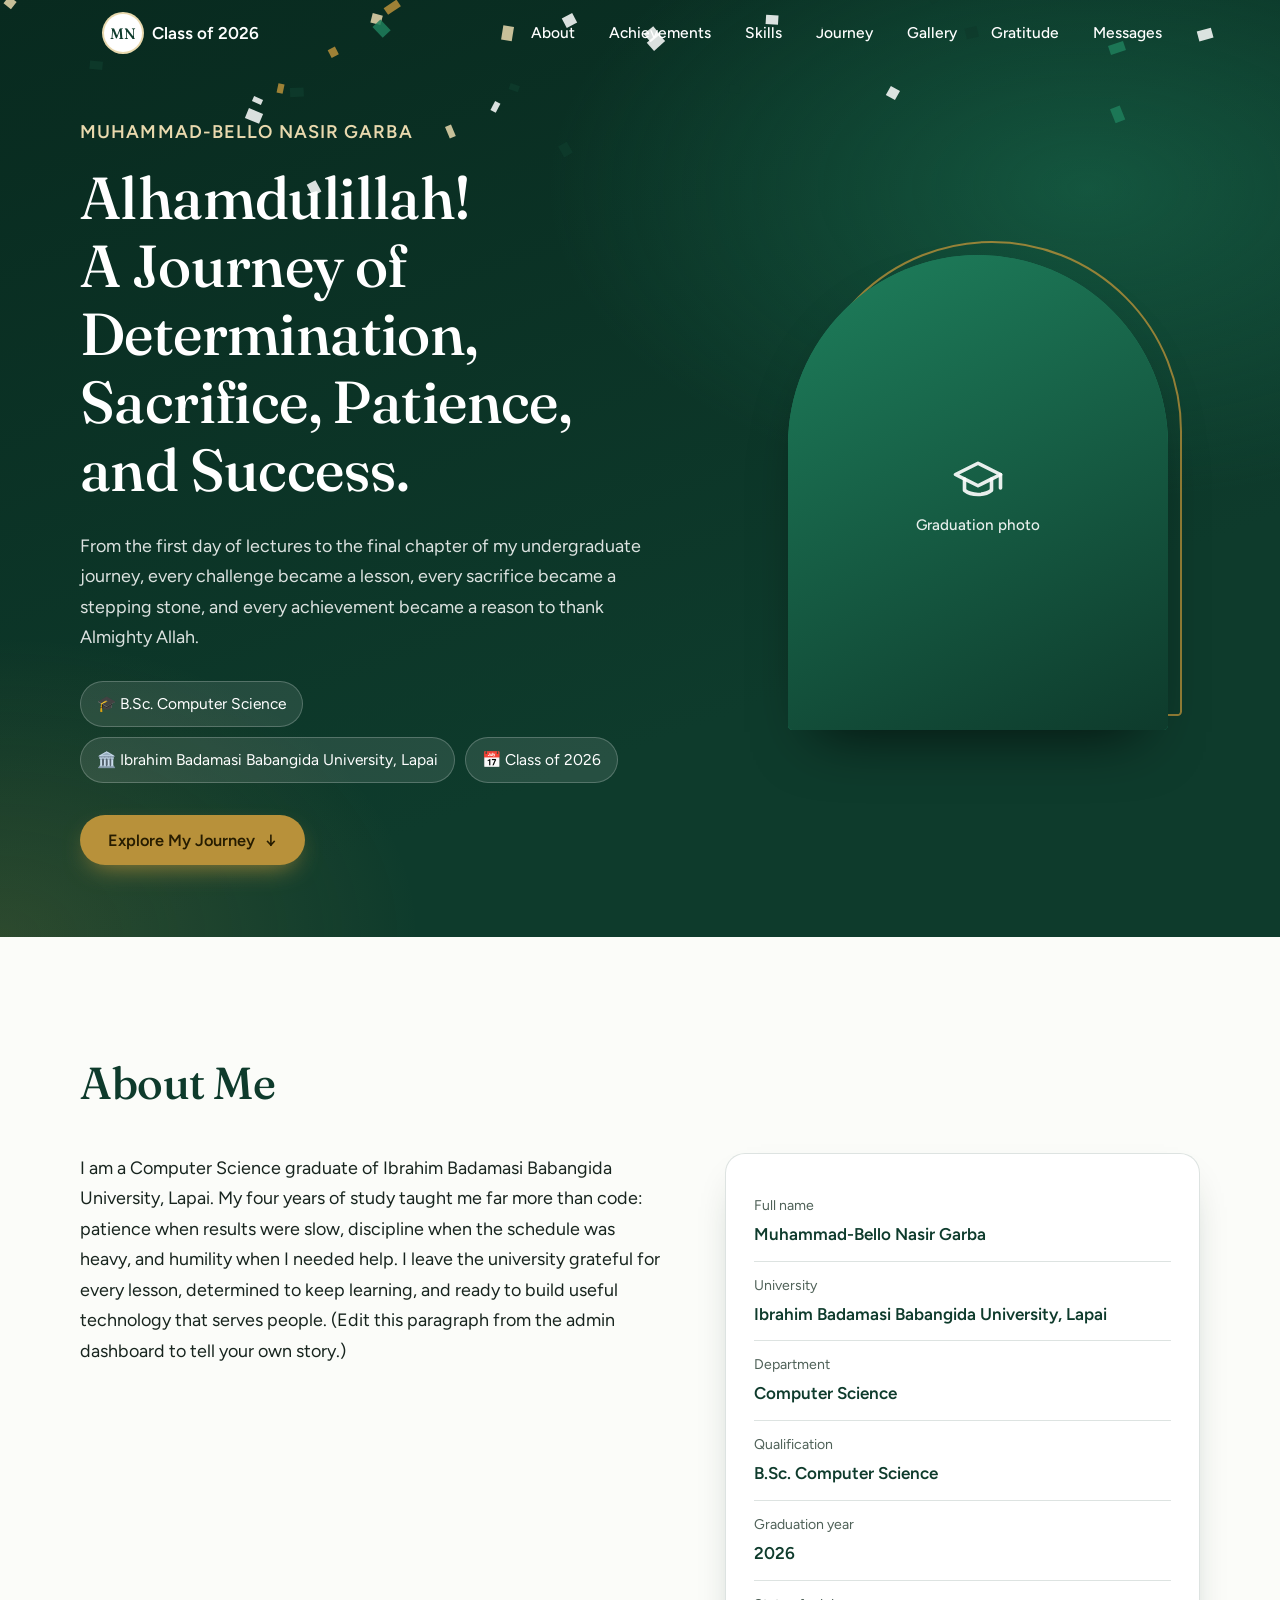
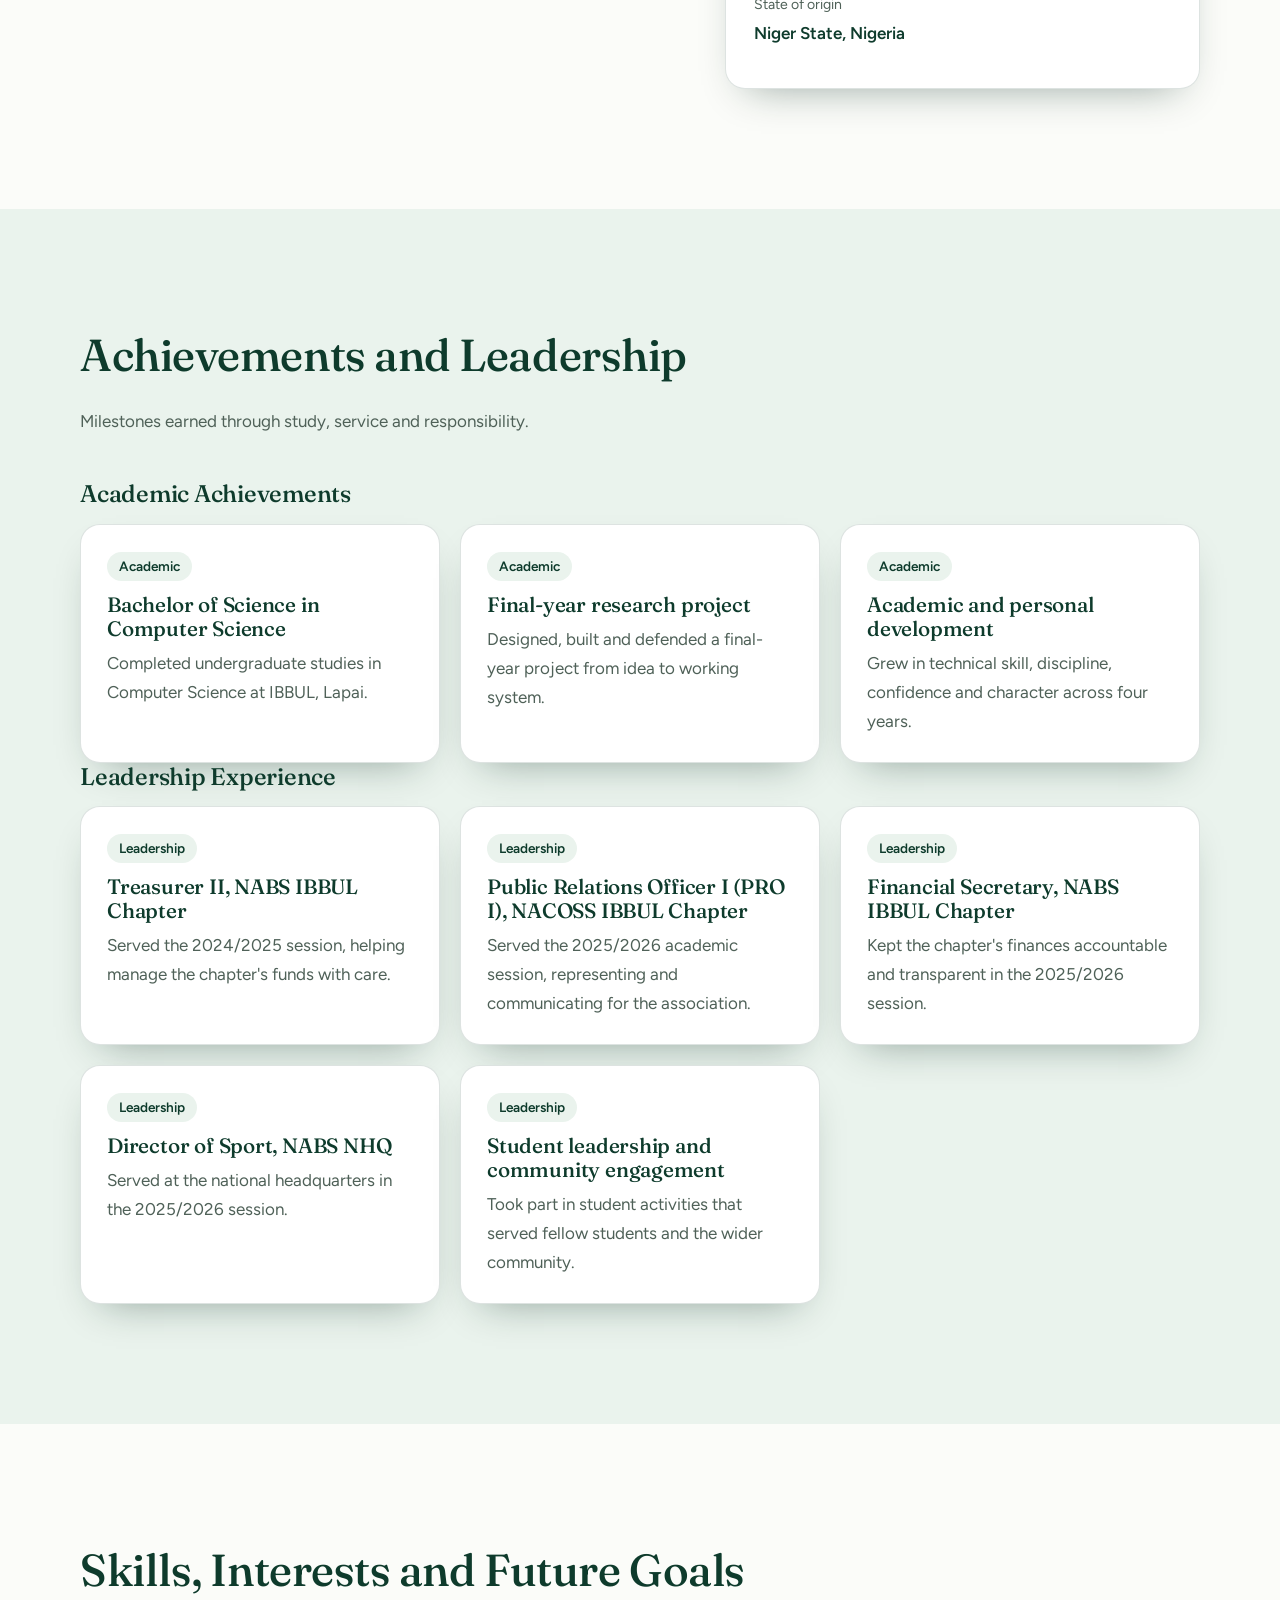
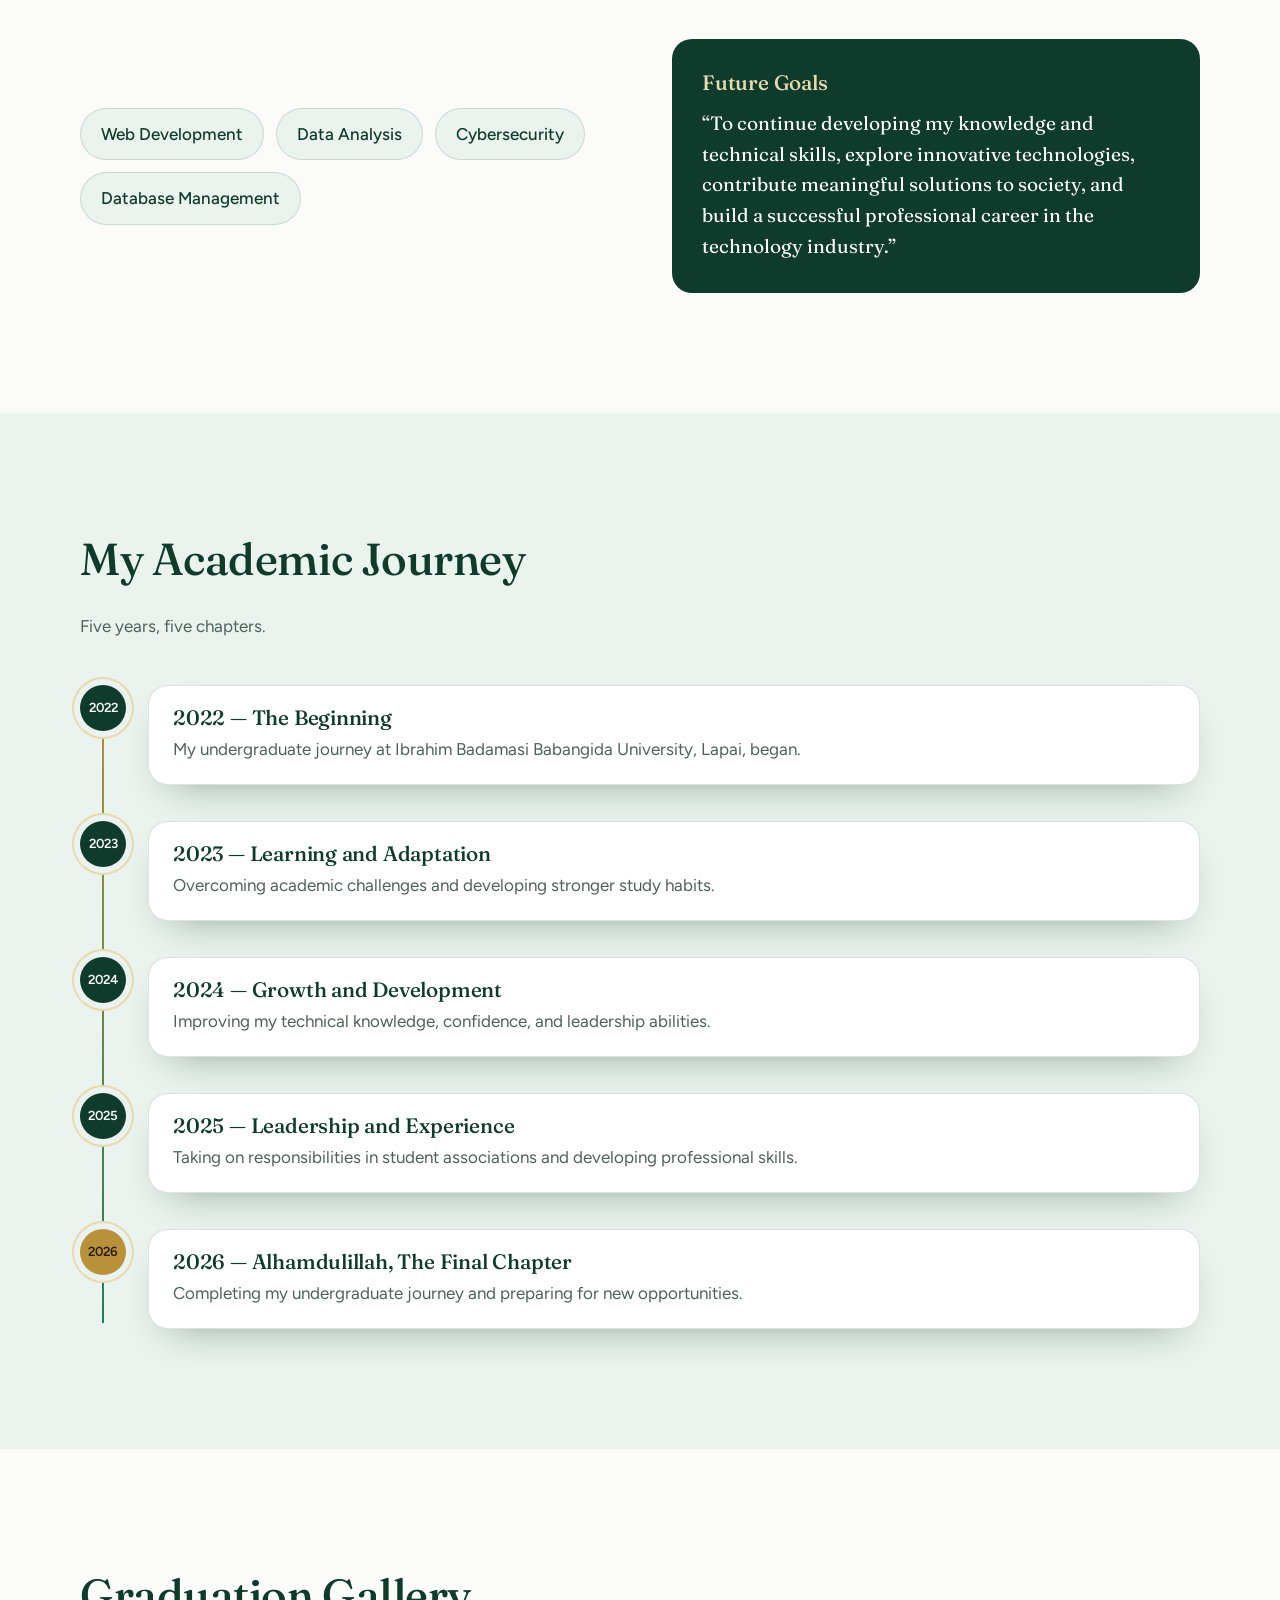
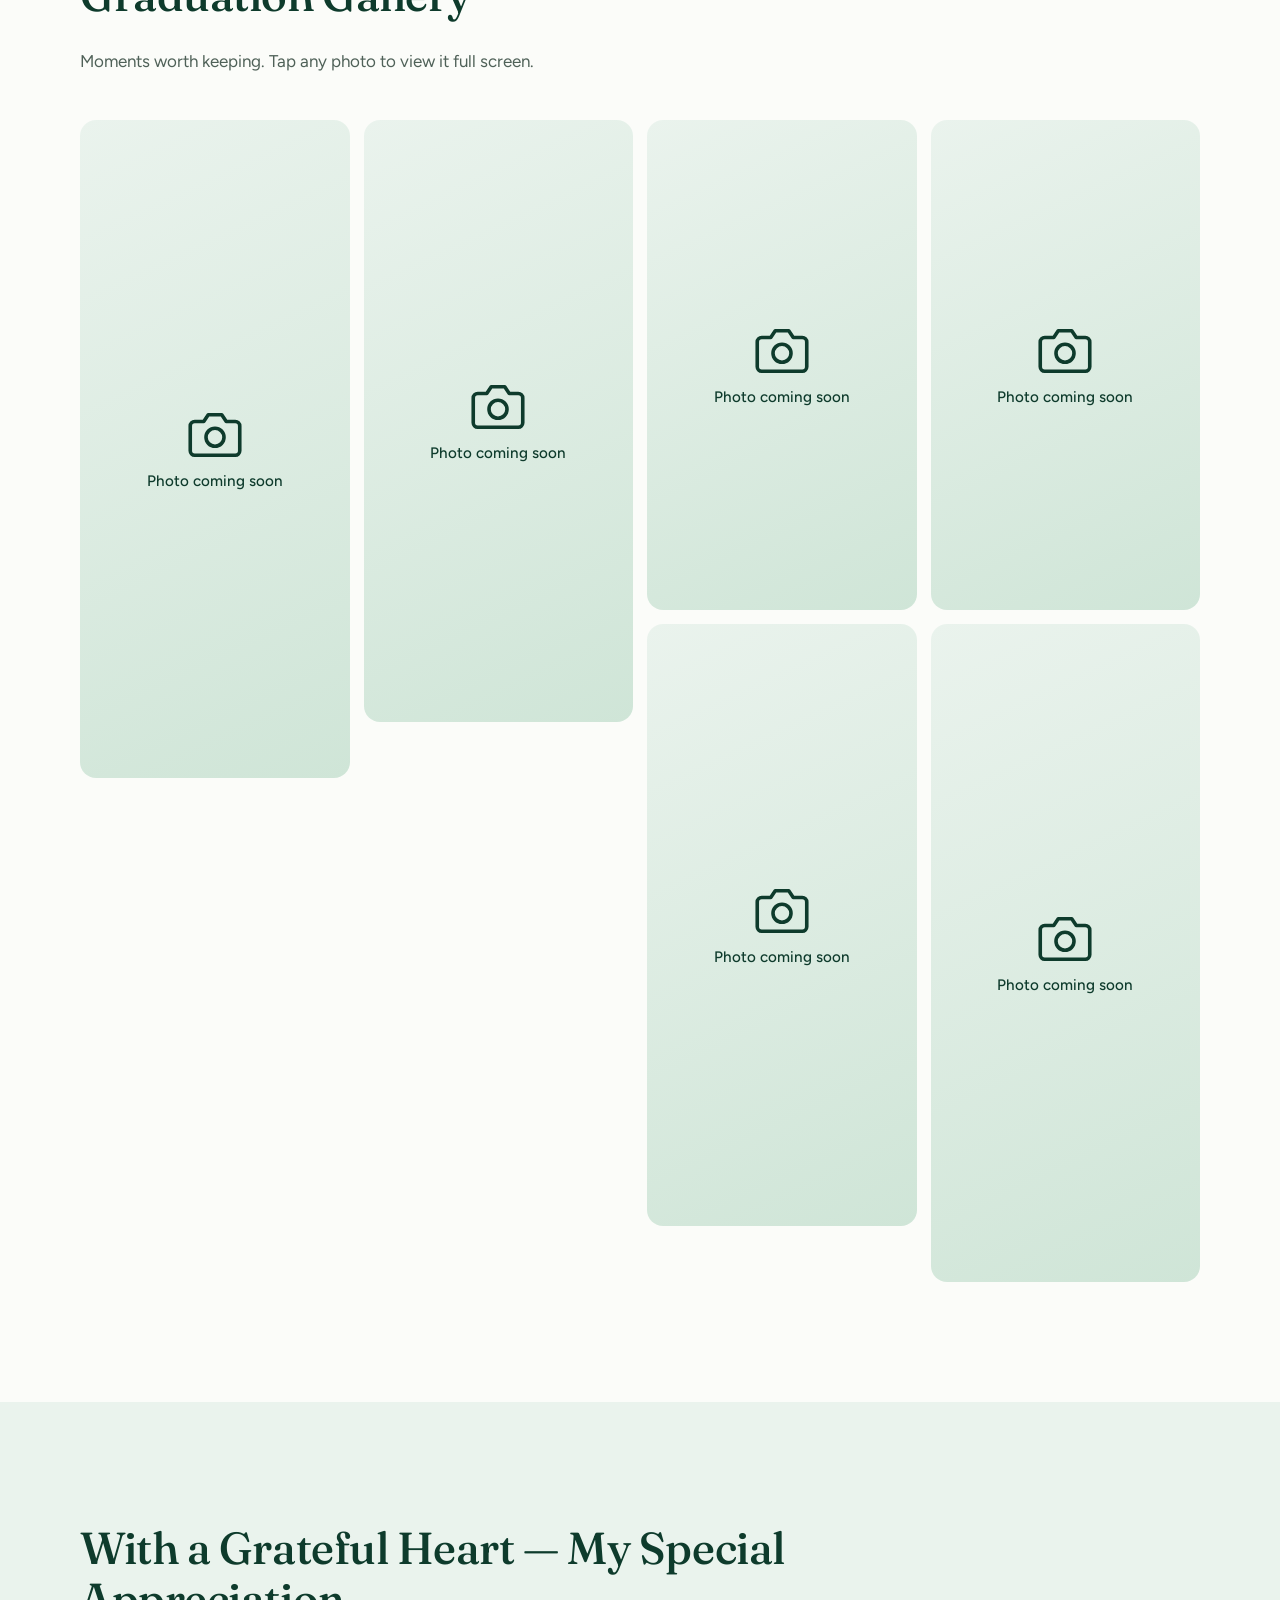
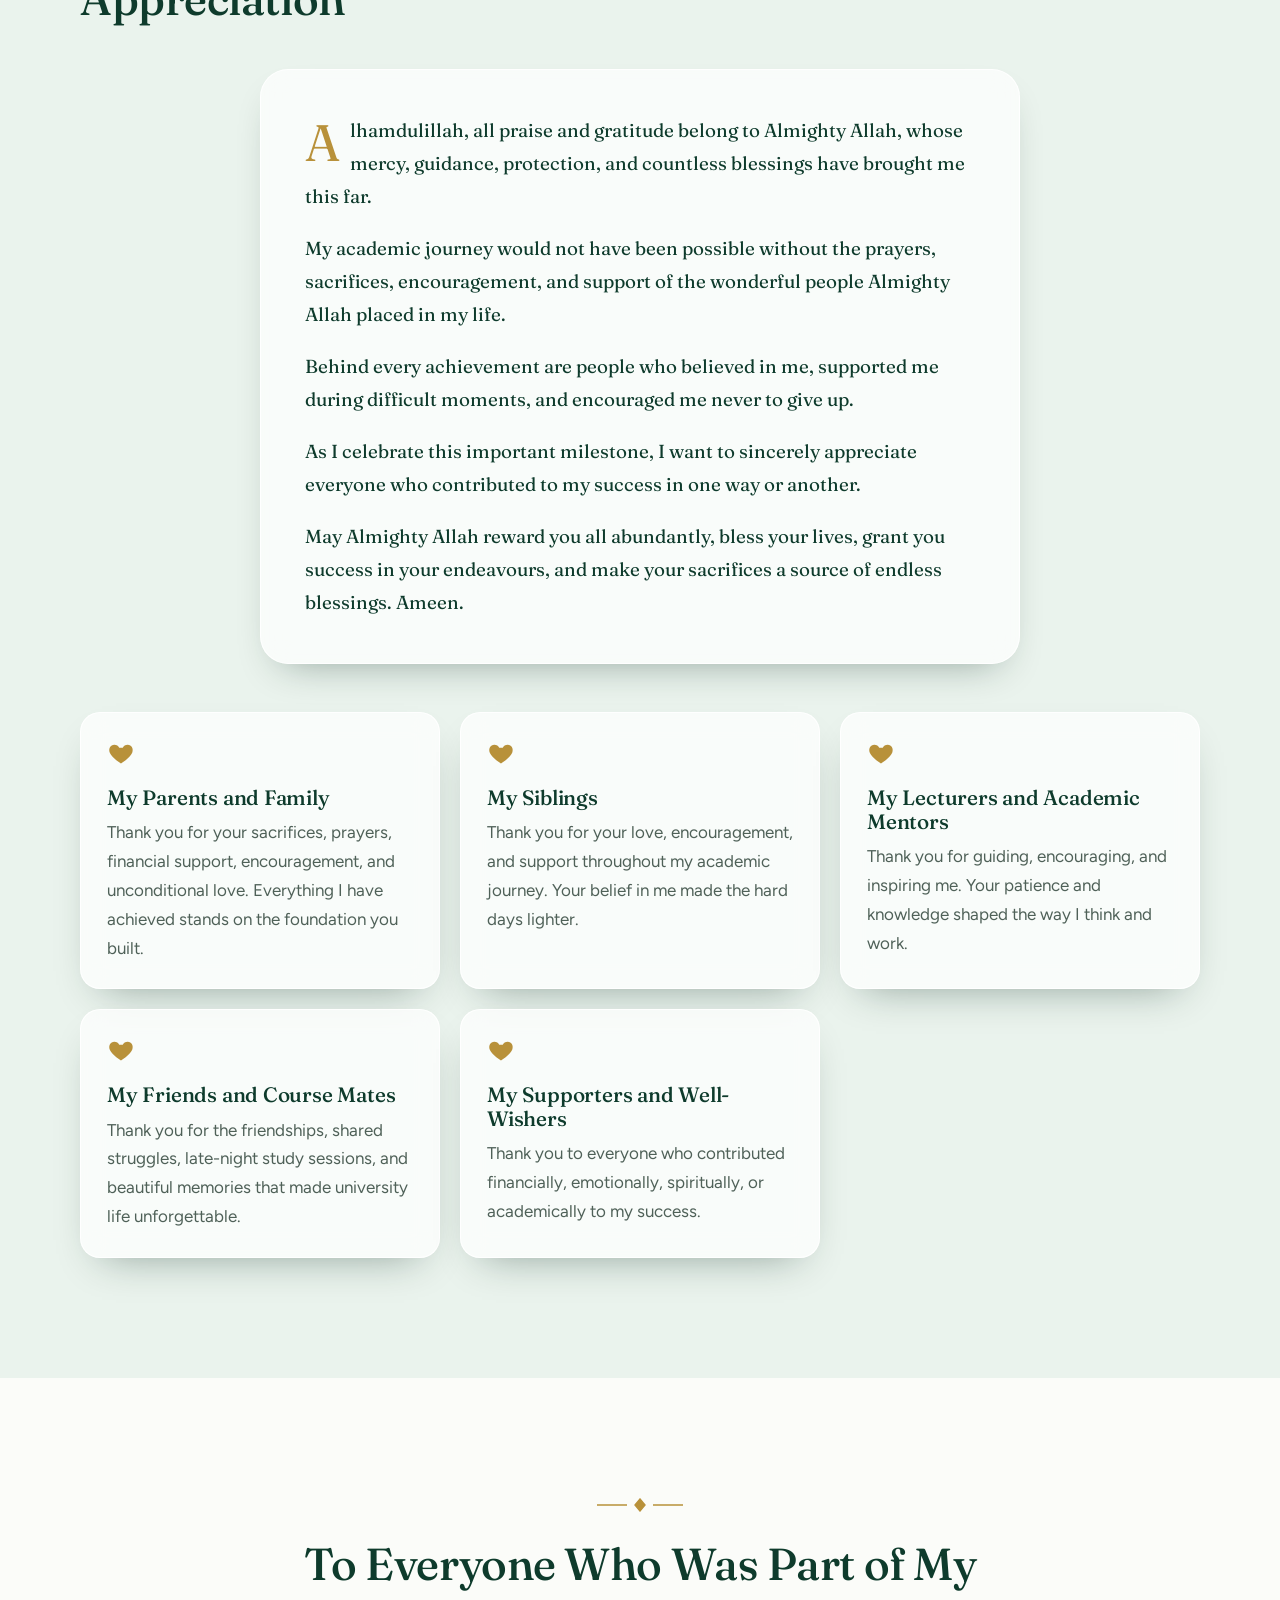
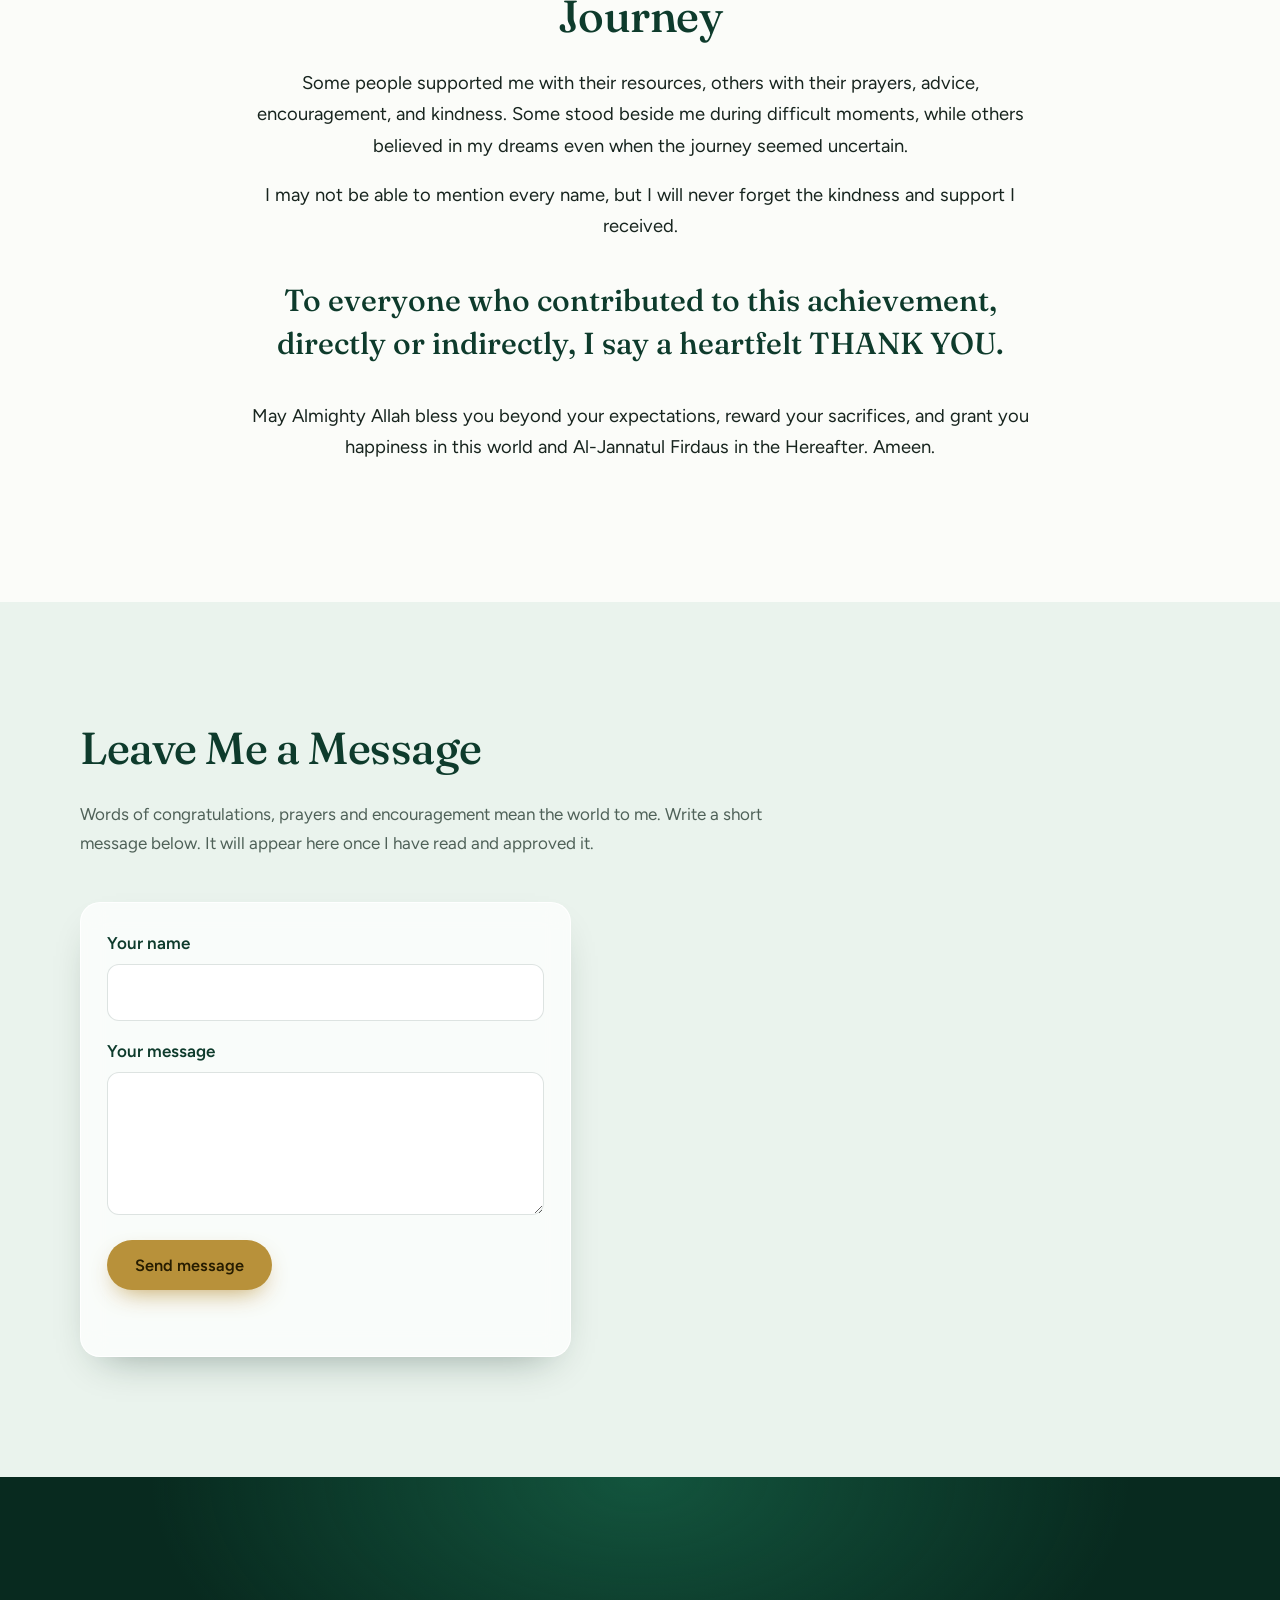
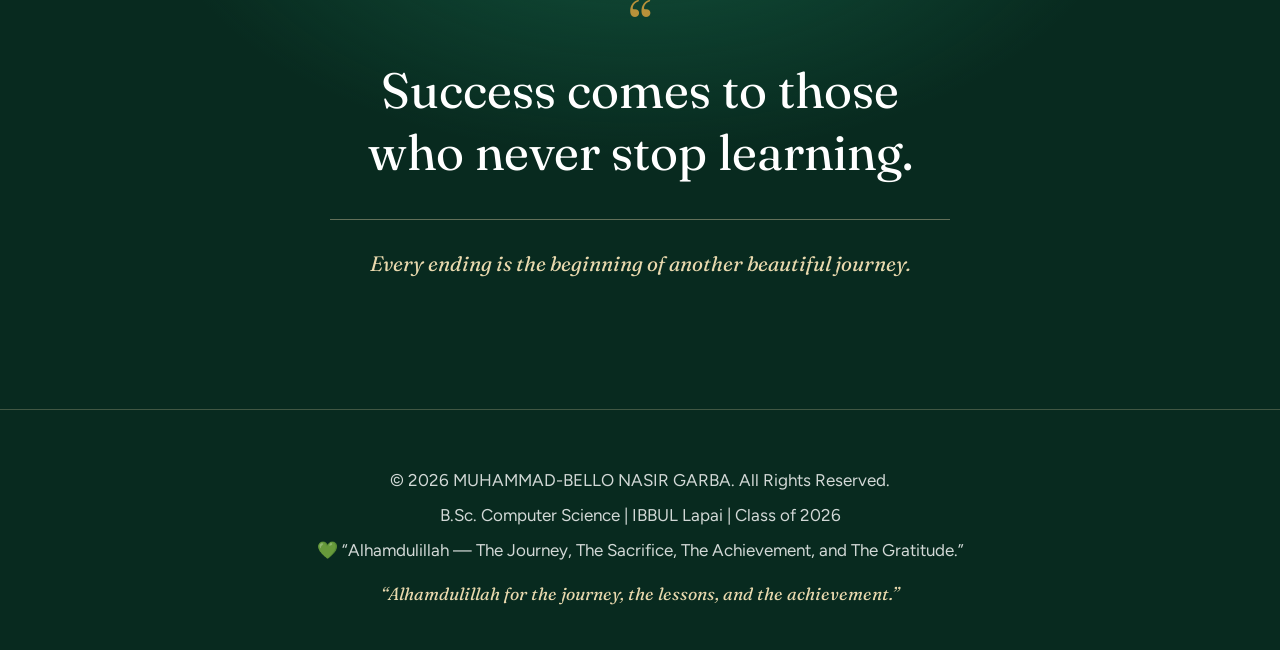
<file: index.html>
<!doctype html>
<html lang="en">
<head>
  <meta charset="utf-8">
  <meta name="viewport" content="width=device-width, initial-scale=1">
  <meta name="theme-color" content="#0e3b2c">
  <title>🎓 MUHAMMAD-BELLO NASIR GARBA | CLASS OF 2026</title>
  <meta name="description" content="Graduation portfolio of Muhammad-Bello Nasir Garba, B.Sc. Computer Science, Ibrahim Badamasi Babangida University, Lapai. Class of 2026.">
  <meta property="og:type" content="website">
  <meta property="og:title" content="MUHAMMAD-BELLO NASIR GARBA | CLASS OF 2026">
  <meta property="og:description" content="B.Sc. Computer Science, IBBUL Lapai. Alhamdulillah for the journey, the lessons, and the achievement.">
  <link rel="icon" href="data:image/svg+xml,%3Csvg xmlns='http://www.w3.org/2000/svg' viewBox='0 0 64 64'%3E%3Crect width='64' height='64' rx='14' fill='%230e3b2c'/%3E%3Cpath d='M32 16 8 28l24 12 24-12z' fill='%23fff'/%3E%3Cpath d='M18 35v9c0 3 6 7 14 7s14-4 14-7v-9l-14 7z' fill='%23b8913a'/%3E%3C/svg%3E">
  <link rel="preconnect" href="https://fonts.googleapis.com">
  <link rel="preconnect" href="https://fonts.gstatic.com" crossorigin>
  <link rel="stylesheet" href="https://fonts.googleapis.com/css2?family=Figtree:wght@400;500;600&family=Fraunces:opsz,wght@9..144,400;9..144,500;9..144,600&display=swap">
  <link rel="stylesheet" href="gradsite-style-final.css">
</head>
<body>
  <a class="skip-link" href="#main">Skip to content</a>
  <div id="preview-banner" class="preview-banner" hidden>Preview of unpublished changes. Visitors cannot see this yet.</div>

  <header class="site-header" id="top">
    <nav class="nav" aria-label="Main">
      <a class="brand" href="#top" aria-label="Back to top"><span class="brand-mark" aria-hidden="true">MN</span><span class="brand-text">Class of 2026</span></a>
      <button class="nav-toggle" aria-expanded="false" aria-controls="nav-links" aria-label="Menu"><span></span><span></span></button>
      <ul class="nav-links" id="nav-links">
        <li><a href="#about">About</a></li>
        <li><a href="#achievements">Achievements</a></li>
        <li><a href="#skills">Skills</a></li>
        <li><a href="#journey">Journey</a></li>
        <li><a href="#gallery">Gallery</a></li>
        <li><a href="#gratitude">Gratitude</a></li>
        <li><a href="#messages">Messages</a></li>
      </ul>
    </nav>
  </header>

  <main id="main">
    <section class="hero" id="hero" aria-labelledby="hero-name"></section>
    <section class="section" id="about" aria-labelledby="about-title"></section>
    <section class="section tinted" id="achievements" aria-labelledby="ach-title"></section>
    <section class="section" id="skills" aria-labelledby="skills-title"></section>
    <section class="section tinted" id="journey" aria-labelledby="journey-title"></section>
    <section class="section" id="gallery" aria-labelledby="gallery-title"></section>
    <section class="section tinted" id="gratitude" aria-labelledby="gratitude-title"></section>
    <section class="section" id="thanks" aria-labelledby="thanks-title"></section>
    <section class="section tinted" id="messages" aria-labelledby="messages-title"></section>
    <section class="quotes" id="quotes" aria-label="Inspirational quotes"></section>
  </main>

  <footer class="footer" id="footer"></footer>

  <div class="lightbox" id="lightbox" role="dialog" aria-modal="true" aria-label="Photo viewer" hidden>
    <button class="lb-btn lb-close" aria-label="Close">&times;</button>
    <button class="lb-btn lb-prev" aria-label="Previous photo">&#8249;</button>
    <figure class="lb-figure"><img id="lb-img" alt=""><figcaption id="lb-cap"></figcaption></figure>
    <button class="lb-btn lb-next" aria-label="Next photo">&#8250;</button>
  </div>

  <canvas id="confetti" aria-hidden="true"></canvas>

  <script src="gradsite-config.js"></script>
  <script src="gradsite-default-final.js"></script>
  <script src="gradsite-site-final.js" defer></script>
</body>
</html>
</file>
<file: gradsite-style-final.css>
/* ===== Tokens (edit these to retheme the whole site) ===== */
:root {
  --forest: #0e3b2c;
  --forest-deep: #082a1f;
  --emerald: #1e7f5c;
  --mist: #eaf3ed;
  --ivory: #fbfcf9;
  --white: #ffffff;
  --gold: #b8913a;
  --gold-soft: #e9d9ae;
  --ink: #17241e;
  --muted: #4f6158;
  --line: rgba(14, 59, 44, 0.14);

  --font-display: "Fraunces", Georgia, "Times New Roman", serif;
  --font-body: "Figtree", system-ui, -apple-system, "Segoe UI", Roboto, sans-serif;

  --radius: 20px;
  --shadow: 0 18px 40px -22px rgba(8, 42, 31, 0.45);
  --wrap: 1120px;
  --ease: cubic-bezier(0.22, 0.8, 0.28, 1);
}

*, *::before, *::after { box-sizing: border-box; }
html { scroll-behavior: smooth; scroll-padding-top: 76px; -webkit-text-size-adjust: 100%; }
body {
  margin: 0; background: var(--ivory); color: var(--ink);
  font: 400 1.0625rem/1.7 var(--font-body);
  -webkit-font-smoothing: antialiased; overflow-x: hidden;
  animation: page-in 0.7s var(--ease) both;
}
@keyframes page-in { from { opacity: 0; } to { opacity: 1; } }
img { max-width: 100%; display: block; }
a { color: var(--emerald); }
h1, h2, h3 { font-family: var(--font-display); font-weight: 500; line-height: 1.15; margin: 0 0 0.6em; color: var(--forest); letter-spacing: -0.01em; }
h2 { font-size: clamp(1.9rem, 4.2vw, 2.8rem); }
h3 { font-size: 1.3rem; }
p { margin: 0 0 1em; }
:focus-visible { outline: 3px solid var(--gold); outline-offset: 3px; border-radius: 6px; }
.skip-link { position: absolute; left: -999px; top: 8px; background: var(--forest); color: #fff; padding: 10px 16px; border-radius: 8px; z-index: 100; }
.skip-link:focus { left: 8px; }
.preview-banner { position: sticky; top: 0; z-index: 60; background: var(--gold); color: #2b2100; text-align: center; padding: 8px 12px; font-weight: 600; font-size: 0.95rem; }

/* ===== Header ===== */
.site-header { position: fixed; inset: 0 0 auto 0; z-index: 50; transition: background 0.3s, box-shadow 0.3s; }
.site-header.scrolled { background: rgba(251, 252, 249, 0.86); backdrop-filter: blur(14px); -webkit-backdrop-filter: blur(14px); box-shadow: 0 1px 0 var(--line); }
.nav { max-width: var(--wrap); margin: 0 auto; padding: 12px 24px; display: flex; align-items: center; justify-content: space-between; }
.brand { display: flex; align-items: center; gap: 10px; text-decoration: none; color: var(--forest); font-weight: 600; }
.brand-mark { width: 38px; height: 38px; border-radius: 50%; background: var(--forest); color: #fff; display: grid; place-items: center; font: 500 0.95rem var(--font-display); box-shadow: 0 0 0 2px var(--gold-soft); }
.nav-links { display: flex; gap: 6px; list-style: none; margin: 0; padding: 0; }
.nav-links a { display: block; padding: 8px 14px; border-radius: 999px; text-decoration: none; color: var(--forest); font-weight: 500; font-size: 0.97rem; transition: background 0.2s, color 0.2s; }
.nav-links a:hover { background: var(--forest); color: #fff; }
.nav-toggle { display: none; width: 44px; height: 44px; border: 0; border-radius: 12px; background: var(--forest); cursor: pointer; position: relative; }
.nav-toggle span { position: absolute; left: 12px; right: 12px; height: 2px; background: #fff; transition: transform 0.25s, top 0.25s; }
.nav-toggle span:first-child { top: 17px; } .nav-toggle span:last-child { top: 25px; }
.nav-toggle[aria-expanded="true"] span:first-child { top: 21px; transform: rotate(45deg); }
.nav-toggle[aria-expanded="true"] span:last-child { top: 21px; transform: rotate(-45deg); }

/* Header sits on the dark hero until the page scrolls */
.site-header:not(.scrolled) .brand { color: #fff; }
.site-header:not(.scrolled) .brand-mark { background: #fff; color: var(--forest); }
.site-header:not(.scrolled) .nav-toggle { background: rgba(255, 255, 255, 0.14); border: 1px solid rgba(255, 255, 255, 0.45); }
@media (min-width: 881px) {
  .site-header:not(.scrolled) .nav-links a { color: #fff; }
  .site-header:not(.scrolled) .nav-links a:hover { background: rgba(255, 255, 255, 0.18); }
}

/* ===== Hero ===== */
.hero {
  position: relative; min-height: 100svh; display: grid; align-items: center; overflow: hidden;
  padding: 120px 24px 72px;
  background:
    radial-gradient(900px 520px at 85% 20%, rgba(30, 127, 92, 0.45), transparent 60%),
    radial-gradient(700px 500px at 0% 100%, rgba(184, 145, 58, 0.18), transparent 60%),
    linear-gradient(160deg, var(--forest-deep), var(--forest) 70%);
  color: #fff;
}
.hero-inner { max-width: var(--wrap); margin: 0 auto; width: 100%; display: grid; grid-template-columns: 1.15fr 0.85fr; gap: clamp(32px, 6vw, 80px); align-items: center; }
.hero h1 { color: #fff; font-size: clamp(2.1rem, 5vw, 3.7rem); margin-bottom: 0.45em; text-wrap: balance; }
.hero-name { font: 600 clamp(0.95rem, 1.6vw, 1.15rem)/1.4 var(--font-body); letter-spacing: 0.06em; color: var(--gold-soft); margin: 0 0 18px; }
.hero-sub { color: rgba(255, 255, 255, 0.86); font-size: 1.12rem; max-width: 54ch; margin-bottom: 28px; }
.hero-facts { display: flex; flex-wrap: wrap; gap: 10px; margin: 0 0 32px; padding: 0; list-style: none; }
.hero-facts li { padding: 9px 16px; border-radius: 999px; background: rgba(255, 255, 255, 0.1); border: 1px solid rgba(255, 255, 255, 0.22); backdrop-filter: blur(10px); -webkit-backdrop-filter: blur(10px); font-size: 0.97rem; }

.btn { display: inline-flex; align-items: center; gap: 10px; padding: 15px 28px; border-radius: 999px; border: 0; background: var(--gold); color: #261c00; font: 600 1.02rem var(--font-body); text-decoration: none; cursor: pointer; position: relative; overflow: hidden; transition: transform 0.25s var(--ease), box-shadow 0.25s; box-shadow: 0 10px 26px -10px rgba(184, 145, 58, 0.9); }
.btn::after { content: ""; position: absolute; inset: 0; background: linear-gradient(105deg, transparent 30%, rgba(255, 255, 255, 0.45) 50%, transparent 70%); transform: translateX(-120%); animation: shine 3.8s 1.6s infinite; }
@keyframes shine { 0%, 60% { transform: translateX(-120%); } 100% { transform: translateX(120%); } }
.btn:hover { transform: translateY(-2px); box-shadow: 0 16px 30px -12px rgba(184, 145, 58, 1); }
.btn .chev { transition: transform 0.25s; } .btn:hover .chev { transform: translateY(3px); }

/* The one memorable shape: an arch, like a doorway to the next chapter */
.arch-wrap { position: relative; width: min(100%, 380px); margin-inline: auto; justify-self: center; }
.arch-wrap::before { content: ""; position: absolute; inset: -14px -14px 14px 14px; border: 2px solid var(--gold); border-radius: 999px 999px 24px 24px; opacity: 0.8; }
.arch { position: relative; aspect-ratio: 4 / 5; border-radius: 999px 999px 24px 24px; overflow: hidden; background: var(--emerald); box-shadow: 0 30px 60px -28px rgba(0, 0, 0, 0.7); }
.arch img { width: 100%; height: 100%; object-fit: cover; }
.hero-reveal { animation: rise 0.9s var(--ease) both; }
.hero-reveal.d1 { animation-delay: 0.1s; } .hero-reveal.d2 { animation-delay: 0.22s; } .hero-reveal.d3 { animation-delay: 0.34s; } .hero-reveal.d4 { animation-delay: 0.46s; }
@keyframes rise { from { opacity: 0; transform: translateY(22px); } to { opacity: 1; transform: none; } }

/* Placeholder (shown until real photos are uploaded) */
.ph { width: 100%; height: 100%; display: grid; place-content: center; justify-items: center; gap: 10px; text-align: center; padding: 18px; color: rgba(255, 255, 255, 0.9);
  background: linear-gradient(155deg, #1e7f5c, #0e3b2c); font: 500 0.95rem var(--font-body); }
.ph svg { width: 54px; height: 54px; }
.ph.light { background: linear-gradient(155deg, #eaf3ed, #cfe5d7); color: var(--forest); }

/* ===== Sections ===== */
.section { padding: clamp(72px, 10vw, 120px) 24px; }
.section.tinted { background: var(--mist); }
.wrap { max-width: var(--wrap); margin: 0 auto; }
.section-head { max-width: 720px; margin-bottom: 44px; }
.section-head p { color: var(--muted); }
.reveal { opacity: 0; transform: translateY(18px); transition: opacity 0.7s var(--ease), transform 0.7s var(--ease); }
.reveal.in { opacity: 1; transform: none; }

/* About */
.about-grid { display: grid; grid-template-columns: 1.1fr 0.9fr; gap: clamp(28px, 5vw, 64px); align-items: start; }
.about-text { font-size: 1.12rem; }
.facts { margin: 0; padding: 28px; border-radius: var(--radius); background: var(--white); border: 1px solid var(--line); box-shadow: var(--shadow); }
.facts div { padding: 12px 0; border-bottom: 1px solid var(--line); }
.facts div:last-child { border-bottom: 0; }
.facts dt { font-size: 0.88rem; color: var(--muted); }
.facts dd { margin: 2px 0 0; font-weight: 600; color: var(--forest); }
.about-photo { margin-bottom: 20px; border-radius: var(--radius); overflow: hidden; aspect-ratio: 4/3; }
.about-photo img { width: 100%; height: 100%; object-fit: cover; }

/* Cards */
.cards { display: grid; grid-template-columns: repeat(auto-fit, minmax(270px, 1fr)); gap: 20px; }
.card { background: var(--white); border: 1px solid var(--line); border-radius: var(--radius); padding: 26px; box-shadow: var(--shadow); transition: transform 0.3s var(--ease), border-color 0.3s; }
.card:hover { transform: translateY(-4px); border-color: var(--gold); }
.card h3 { margin-bottom: 0.4em; }
.card p:last-child { margin-bottom: 0; color: var(--muted); }
.card .tag { display: inline-block; margin-bottom: 12px; padding: 3px 12px; border-radius: 999px; background: var(--mist); color: var(--forest); font-weight: 600; font-size: 0.85rem; }
.group-title { margin: 36px 0 16px; font-size: 1.5rem; }
.group-title:first-of-type { margin-top: 0; }

/* Skills */
.skills-grid { display: grid; grid-template-columns: 1fr 1fr; gap: clamp(28px, 5vw, 64px); align-items: center; }
.chips { display: flex; flex-wrap: wrap; gap: 12px; padding: 0; margin: 0; list-style: none; }
.chips li { padding: 11px 20px; border-radius: 999px; background: var(--mist); border: 1px solid var(--line); color: var(--forest); font-weight: 500; transition: background 0.25s, color 0.25s, transform 0.25s var(--ease); }
.chips li:hover { background: var(--forest); color: #fff; transform: translateY(-2px); }
.goal { position: relative; padding: 32px 30px; border-radius: var(--radius); background: var(--forest); color: #fff; }
.goal h3 { color: var(--gold-soft); }
.goal p { margin: 0; font: 400 1.2rem/1.6 var(--font-display); }

/* Timeline (a real sequence, so years mark the steps) */
.timeline { position: relative; list-style: none; margin: 0; padding: 0; }
.timeline::before { content: ""; position: absolute; left: 22px; top: 6px; bottom: 6px; width: 2px; background: linear-gradient(var(--gold), var(--emerald)); }
.tl-item { position: relative; padding: 0 0 36px 68px; }
.tl-item:last-child { padding-bottom: 0; }
.tl-dot { position: absolute; left: 0; top: 0; width: 46px; height: 46px; border-radius: 50%; background: var(--forest); color: #fff; display: grid; place-items: center; font: 600 0.82rem var(--font-body); box-shadow: 0 0 0 6px var(--mist), 0 0 0 8px var(--gold-soft); }
.tl-item:last-child .tl-dot { background: var(--gold); color: #261c00; }
.tl-body { background: var(--white); border: 1px solid var(--line); border-radius: var(--radius); padding: 20px 24px; box-shadow: var(--shadow); }
.tl-body h3 { margin-bottom: 0.25em; } .tl-body p { margin: 0; color: var(--muted); }

/* Gallery */
.gallery { display: grid; grid-template-columns: repeat(auto-fill, minmax(230px, 1fr)); grid-auto-rows: 14px; gap: 14px; }
.g-item { grid-row: span 18; position: relative; padding: 0; border: 0; border-radius: 16px; overflow: hidden; cursor: zoom-in; background: var(--mist); }
.g-item:nth-child(3n+2) { grid-row: span 22; }
.g-item:nth-child(5n+1) { grid-row: span 24; }
.g-item img, .g-item .ph { width: 100%; height: 100%; object-fit: cover; transition: transform 0.6s var(--ease); }
.g-item:hover img, .g-item:hover .ph { transform: scale(1.05); }
.g-cap { position: absolute; inset: auto 0 0 0; padding: 28px 14px 12px; text-align: left; color: #fff; font-size: 0.95rem; background: linear-gradient(transparent, rgba(8, 42, 31, 0.78)); opacity: 0; transition: opacity 0.3s; }
.g-item:hover .g-cap, .g-item:focus-visible .g-cap { opacity: 1; }
@media (hover: none) { .g-cap { opacity: 1; } }

.lightbox { position: fixed; inset: 0; z-index: 90; background: rgba(5, 25, 18, 0.94); display: grid; grid-template-columns: 64px 1fr 64px; align-items: center; padding: 20px; animation: page-in 0.25s both; }
.lightbox[hidden] { display: none; }
.lb-figure { margin: 0; text-align: center; min-width: 0; }
.lb-figure img { max-height: 78vh; margin: 0 auto; border-radius: 12px; object-fit: contain; animation: lb-in 0.35s var(--ease); }
@keyframes lb-in { from { opacity: 0; transform: scale(0.97); } to { opacity: 1; transform: none; } }
.lb-figure figcaption { color: #fff; margin-top: 14px; min-height: 1.5em; }
.lb-btn { width: 52px; height: 52px; border: 0; border-radius: 50%; background: rgba(255, 255, 255, 0.14); color: #fff; font-size: 2rem; line-height: 1; cursor: pointer; transition: background 0.2s; }
.lb-btn:hover { background: var(--gold); color: #261c00; }
.lb-close { position: absolute; top: 16px; right: 16px; z-index: 2; }

/* Appreciation */
.passage { max-width: 760px; margin: 0 auto 48px; padding: clamp(26px, 4vw, 44px); border-radius: 28px; background: rgba(255, 255, 255, 0.7); border: 1px solid rgba(255, 255, 255, 0.9); box-shadow: var(--shadow); backdrop-filter: blur(14px); -webkit-backdrop-filter: blur(14px); }
.passage p { font: 400 1.18rem/1.75 var(--font-display); color: var(--forest); }
.passage p:first-child::first-letter { font-size: 3.2rem; float: left; line-height: 0.9; padding: 6px 10px 0 0; color: var(--gold); }
.passage p:last-child { margin-bottom: 0; }
.glass { background: rgba(255, 255, 255, 0.72); border: 1px solid rgba(255, 255, 255, 0.95); backdrop-filter: blur(12px); -webkit-backdrop-filter: blur(12px); }
.heart { width: 28px; height: 28px; color: var(--gold); margin-bottom: 10px; }
.people { display: grid; grid-template-columns: repeat(auto-fit, minmax(290px, 1fr)); gap: 22px; }
.person { border-radius: var(--radius); overflow: hidden; display: flex; flex-direction: column; box-shadow: var(--shadow); transition: transform 0.3s var(--ease); }
.person:hover { transform: translateY(-4px); }
.person-photo { aspect-ratio: 4/3; background: var(--mist); }
.person-photo img { width: 100%; height: 100%; object-fit: cover; }
.person-body { padding: 24px; }
.person .role { margin: -0.4em 0 0.9em; color: var(--emerald); font-weight: 600; font-size: 0.95rem; }
.person .msg { white-space: pre-line; }
.prayer { margin: 1em 0 0; padding: 12px 16px; border-left: 3px solid var(--gold); background: rgba(184, 145, 58, 0.1); border-radius: 0 12px 12px 0; font-style: italic; color: var(--forest); }

/* Thanks */
.thanks { max-width: 780px; margin: 0 auto; text-align: center; }
.thanks p { font-size: 1.15rem; }
.thanks p:nth-of-type(3) { font: 500 clamp(1.4rem, 3vw, 1.9rem)/1.4 var(--font-display); color: var(--forest); margin: 1.2em 0; }
.ornament { display: block; width: 90px; height: 14px; margin: 0 auto 26px; color: var(--gold); }

/* Quotes */
.quotes { padding: clamp(80px, 11vw, 130px) 24px; text-align: center; color: #fff; background: radial-gradient(700px 400px at 50% 0%, rgba(30, 127, 92, 0.5), transparent 70%), var(--forest-deep); }
.quote-main { max-width: 860px; margin: 0 auto; font: 400 clamp(1.8rem, 4.6vw, 3.1rem)/1.25 var(--font-display); text-wrap: balance; }
.quote-main::before { content: "\201C"; display: block; font-size: 4rem; line-height: 0.6; color: var(--gold); margin-bottom: 14px; }
.quote-extra { max-width: 620px; margin: 36px auto 0; padding-top: 28px; border-top: 1px solid rgba(233, 217, 174, 0.4); color: var(--gold-soft); font: italic 400 1.3rem/1.5 var(--font-display); }

/* Footer */
.footer { background: var(--forest-deep); color: rgba(255, 255, 255, 0.82); padding: 56px 24px 40px; text-align: center; border-top: 1px solid rgba(233, 217, 174, 0.25); }
.social { display: flex; justify-content: center; flex-wrap: wrap; gap: 12px; list-style: none; margin: 0 0 30px; padding: 0; }
.social a { display: grid; place-items: center; width: 48px; height: 48px; border-radius: 50%; border: 1px solid rgba(255, 255, 255, 0.28); color: #fff; transition: background 0.25s, color 0.25s, transform 0.25s var(--ease); }
.social a:hover { background: var(--gold); border-color: var(--gold); color: #261c00; transform: translateY(-3px); }
.social svg { width: 22px; height: 22px; }
.people-title { margin-top: 56px; }
.footer p { margin: 0 0 6px; }
.footer .closing { margin-top: 18px; font: italic 400 1.1rem var(--font-display); color: var(--gold-soft); }

#confetti { position: fixed; inset: 0; width: 100%; height: 100%; pointer-events: none; z-index: 80; }

/* ===== Responsive ===== */
@media (max-width: 880px) {
  .nav-toggle { display: block; }
  .nav-links { position: absolute; top: 100%; left: 16px; right: 16px; flex-direction: column; padding: 10px; border-radius: 18px; background: rgba(251, 252, 249, 0.97); box-shadow: var(--shadow); border: 1px solid var(--line); display: none; }
  .nav-links.open { display: flex; }
  .hero { padding-top: 104px; }
  .hero-inner, .about-grid, .skills-grid { grid-template-columns: 1fr; }
  .arch-wrap { order: -1; width: min(72%, 300px); }
  .lightbox { grid-template-columns: 1fr; }
  .lb-prev, .lb-next { position: absolute; bottom: 20px; z-index: 2; }
  .lb-prev { left: calc(50% - 64px); } .lb-next { right: calc(50% - 64px); }
  .lb-figure img { max-height: 70vh; }
}
@media (max-width: 480px) {
  body { font-size: 1rem; }
  .brand-text { display: none; }
  .tl-item { padding-left: 62px; }
}
@media (prefers-reduced-motion: reduce) {
  html { scroll-behavior: auto; }
  *, *::before, *::after { animation-duration: 0.001ms !important; animation-iteration-count: 1 !important; transition-duration: 0.001ms !important; }
  .reveal { opacity: 1; transform: none; }
  #confetti { display: none; }
}

/* Visitor messages */
.msg-grid { display: grid; grid-template-columns: 0.9fr 1.1fr; gap: 28px; align-items: start; }
.msg-form { padding: 26px; border-radius: var(--radius); box-shadow: var(--shadow); }
.msg-form .field { display: block; margin-bottom: 16px; }
.msg-form .field span { display: block; font-weight: 600; color: var(--forest); margin-bottom: 6px; }
.msg-form input[type="text"], .msg-form textarea { width: 100%; padding: 13px 14px; border: 1px solid var(--line); border-radius: 12px; background: #fff; color: var(--ink); font: inherit; }
.msg-form textarea { resize: vertical; min-height: 120px; }
.msg-form .btn:disabled { opacity: 0.6; cursor: wait; }
.trap { position: absolute; left: -9999px; width: 1px; height: 1px; opacity: 0; }
.form-status { margin: 14px 0 0; color: var(--forest); font-weight: 500; min-height: 1.5em; }
.msg-list { display: grid; gap: 14px; max-height: 620px; overflow-y: auto; padding-right: 4px; }
.msg-card { padding: 20px 22px; border-radius: var(--radius); box-shadow: var(--shadow); }
.msg-text { margin: 0 0 10px; white-space: pre-line; overflow-wrap: anywhere; }
.msg-by { margin: 0; color: var(--emerald); font-weight: 600; }
.msg-empty { color: var(--muted); }
@media (max-width: 880px) { .msg-grid { grid-template-columns: 1fr; } .msg-list { max-height: none; } }
</file>
